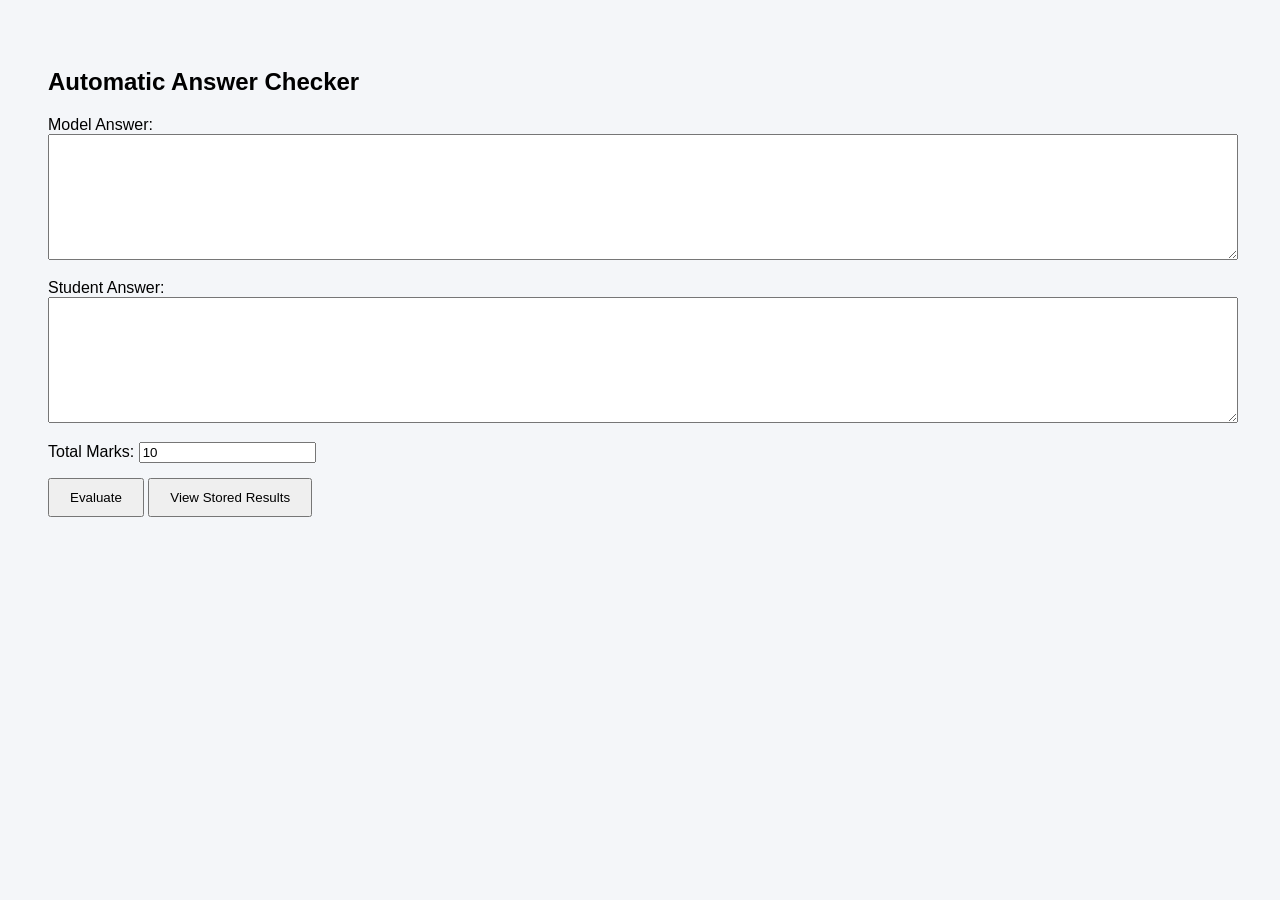
<file: backend/static/index.html>
<!DOCTYPE html>
<html>
<head>
    <title>Automatic Answer Checker</title>
    <style>
        body {
            font-family: Arial;
            padding: 40px;
            background-color: #f4f6f9;
        }

        textarea {
            width: 100%;
            height: 120px;
            margin-bottom: 15px;
        }

        input {
            margin-bottom: 15px;
        }

        button {
            padding: 10px 20px;
            cursor: pointer;
        }

        .result {
            margin-top: 20px;
            font-weight: bold;
        }

        table {
            margin-top: 30px;
            border-collapse: collapse;
            width: 100%;
        }

        th, td {
            border: 1px solid #ccc;
            padding: 8px;
        }

        th {
            background-color: #eee;
        }
    </style>
</head>
<body>

<h2>Automatic Answer Checker</h2>

<label>Model Answer:</label>
<textarea id="modelAnswer"></textarea>

<label>Student Answer:</label>
<textarea id="studentAnswer"></textarea>

<label>Total Marks:</label>
<input type="number" id="totalMarks" value="10"/>

<br>
<button onclick="evaluateAnswer()">Evaluate</button>
<button onclick="loadResults()">View Stored Results</button>

<div class="result" id="result"></div>

<table id="resultsTable" style="display:none;">
    <thead>
        <tr>
            <th>ID</th>
            <th>Similarity</th>
            <th>Marks</th>
            <th>Total Marks</th>
            <th>Timestamp</th>
        </tr>
    </thead>
    <tbody id="resultsBody"></tbody>
</table>

<script>
async function evaluateAnswer() {
    const modelAnswer = document.getElementById("modelAnswer").value;
    const studentAnswer = document.getElementById("studentAnswer").value;
    const totalMarks = parseFloat(document.getElementById("totalMarks").value);

    const response = await fetch("http://127.0.0.1:8000/evaluate", {
        method: "POST",
        headers: {
            "Content-Type": "application/json"
        },
        body: JSON.stringify({
            model_answer: modelAnswer,
            student_answer: studentAnswer,
            total_marks: totalMarks
        })
    });

    const data = await response.json();

    document.getElementById("result").innerHTML =
        "Similarity: " + data.similarity +
        "<br>Marks: " + data.marks + " / " + data.total_marks;
}

async function loadResults() {
    const response = await fetch("http://127.0.0.1:8000/results");
    const data = await response.json();

    const table = document.getElementById("resultsTable");
    const body = document.getElementById("resultsBody");

    body.innerHTML = "";

    data.forEach(result => {
        body.innerHTML += `
            <tr>
                <td>${result.id}</td>
                <td>${result.similarity.toFixed(4)}</td>
                <td>${result.marks}</td>
                <td>${result.total_marks}</td>
                <td>${result.timestamp}</td>
            </tr>
        `;
    });

    table.style.display = "table";
}
</script>

</body>
</html>
</file>
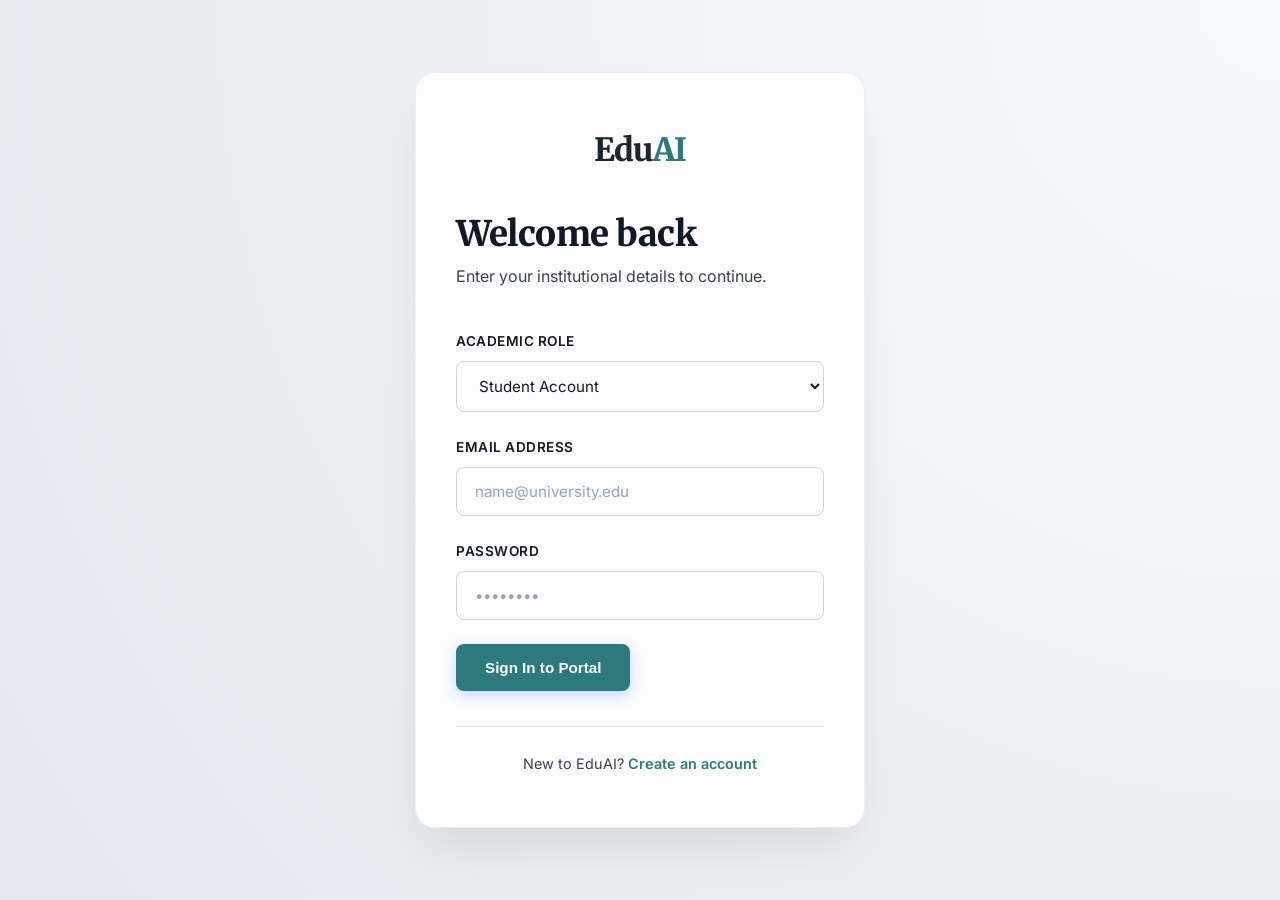
<file: static/login.html>
<!doctype html>
<html lang="en">
  <head>
    <meta charset="UTF-8" />
    <meta name="viewport" content="width=device-width, initial-scale=1.0" />
    <title>Institutional Login | EduAI</title>
    <link rel="stylesheet" href="/static/style.css" />
  </head>

  <body class="auth-wrapper">
    <div class="auth-card">
      <div class="auth-logo">Edu<span>AI</span></div>

      <h2 style="color: var(--text-header); font-size: 2.2rem; font-weight: 800; margin-bottom: 8px; font-family: 'Merriweather', serif; letter-spacing: -0.5px;">
        Welcome back
      </h2>

      <p style="margin-bottom: 40px; font-size: 1rem; color: var(--text-body);">
        Enter your institutional details to continue.
      </p>

      <div class="form-group">
        <label>Academic Role</label>
        <select id="role">
          <option value="student">Student Account</option>
          <option value="teacher">Faculty / Staff Account</option>
        </select>
      </div>

      <div class="form-group">
        <label>Email Address</label>
        <input
          type="email"
          id="email"
          placeholder="name@university.edu"
          required
        />
      </div>

      <div class="form-group">
        <label>Password</label>
        <input type="password" id="password" placeholder="••••••••" required />
      </div>

      <button class="primary-btn" onclick="handleLogin()">
        Sign In to Portal
      </button>

      <div class="auth-footer">
        <p style="font-size: 0.9rem">
          New to EduAI?
          <a href="register.html" class="auth-link">Create an account</a>
        </p>
      </div>
    </div>

    <script>
      async function handleLogin() {
        const email = document.getElementById("email").value.trim();
        const password = document.getElementById("password").value.trim();

        if (email === "" || password === "") {
          alert("Please enter email and password");
          return;
        }

        try {
          const response = await fetch("/auth/login", {
            method: "POST",
            headers: {
              "Content-Type": "application/json",
            },
            body: JSON.stringify({
              email: email,
              password: password,
            }),
          });

          const data = await response.json();

          if (data.status === "success") {
            localStorage.setItem("user", JSON.stringify(data.user));
            localStorage.setItem("access_token", data.access_token);

            if (data.user.role === "teacher") {
              window.location.href = "/static/teacher.html";
            } else {
              window.location.href = "/static/student.html";
            }
          } else {
            const errorMsg = data.detail || data.message || "Account not found.";
            alert("⚠️ Login Failed:\n" + errorMsg);
          }
        } catch (error) {
          alert("Server error. Please try again later.");
        }
      }
    </script>
  </body>
</html>
</file>
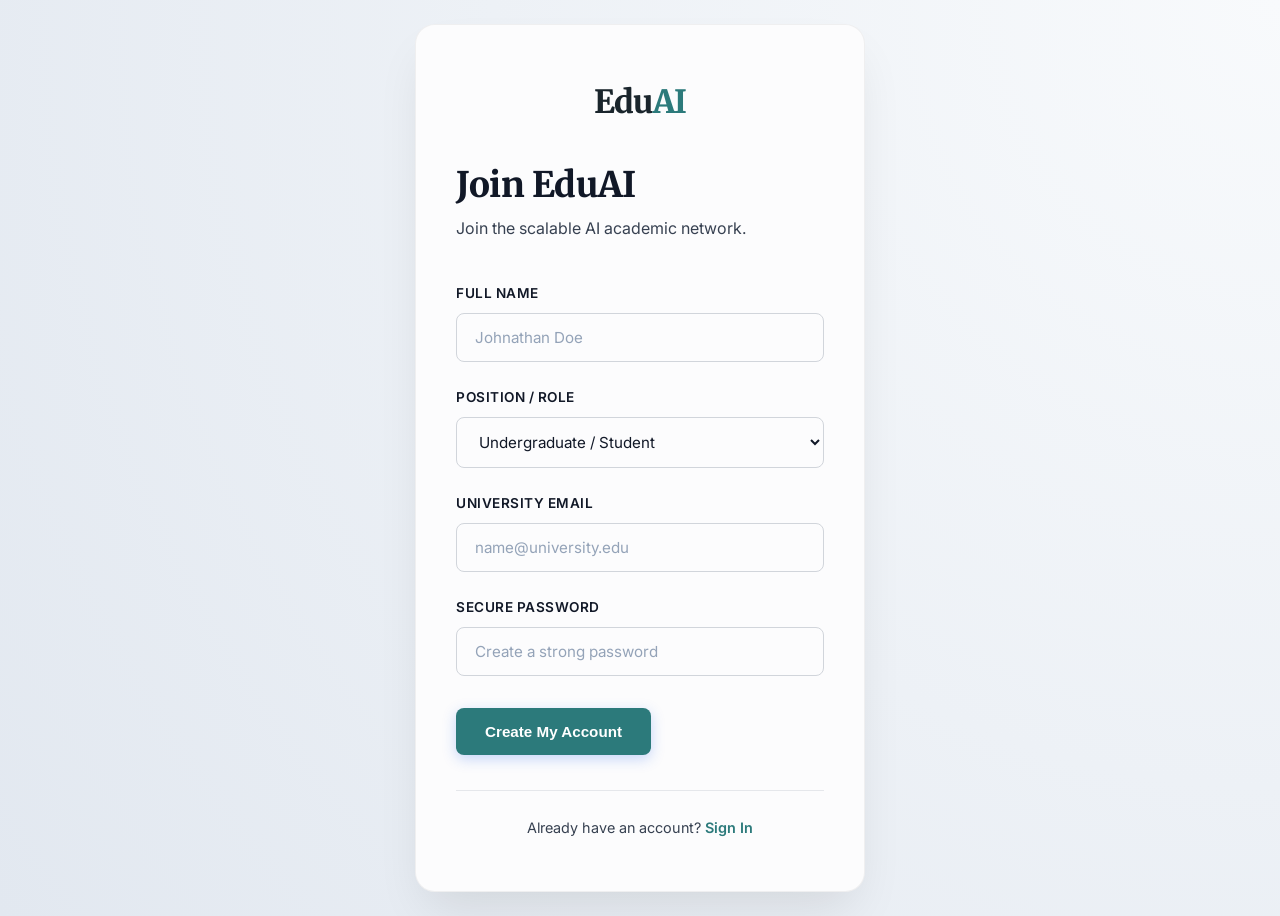
<file: static/register.html>
<!doctype html>
<html lang="en">
  <head>
    <meta charset="UTF-8" />
    <meta name="viewport" content="width=device-width, initial-scale=1.0" />
    <title>Create Account | EduAI</title>
    <link rel="stylesheet" href="/static/style.css" />
  </head>

  <body class="auth-wrapper">
    <div class="auth-card">
      <div class="auth-logo">Edu<span>AI</span></div>

      <h2 style="color: var(--text-header); font-size: 2.2rem; font-weight: 800; margin-bottom: 8px; font-family: 'Merriweather', serif; letter-spacing: -0.5px;">
        Join EduAI
      </h2>

      <p style="margin-bottom: 40px; font-size: 1rem; color: var(--text-body);">
        Join the scalable AI academic network.
      </p>

      <div class="form-group">
        <label>Full Name</label>
        <input type="text" id="name" placeholder="Johnathan Doe" />
      </div>

      <div class="form-group">
        <label>Position / Role</label>
        <select id="role">
          <option value="student">Undergraduate / Student</option>
          <option value="teacher">Teacher / Faculty Member</option>
        </select>
      </div>

      <div class="form-group">
        <label>University Email</label>
        <input type="email" id="email" placeholder="name@university.edu" />
      </div>

      <div class="form-group">
        <label>Secure Password</label>
        <input
          type="password"
          id="password"
          placeholder="Create a strong password"
        />
      </div>

      <button
        class="primary-btn"
        onclick="registerUser()"
        style="margin-top: 8px"
      >
        Create My Account
      </button>

      <div class="auth-footer">
        <p style="font-size: 0.9rem">
          Already have an account?
          <a href="login.html" class="auth-link">Sign In</a>
        </p>
      </div>
    </div>

    <script>
      async function registerUser() {
        const name = document.getElementById("name").value.trim();
        const role = document.getElementById("role").value;
        const email = document.getElementById("email").value.trim();
        const password = document.getElementById("password").value.trim();

        if (name === "" || email === "" || password === "") {
          alert("Please fill all fields");
          return;
        }

        try {
          const response = await fetch("/auth/register", {
            method: "POST",
            headers: {
              "Content-Type": "application/json",
            },
            body: JSON.stringify({
              name: name,
              email: email,
              password: password,
              role: role,
            }),
          });

          const data = await response.json();

          if (data.status === "success") {
            alert("Account created successfully!\nYou can now login.");

            window.location.href = "login.html";
          } else {
            alert("User already registered.\nPlease login.");
          }
        } catch (error) {
          alert("Server error. Please try again later.");
        }
      }
    </script>
  </body>
</html>
</file>
<file: static/style.css>
@import url('https://fonts.googleapis.com/css2?family=Merriweather:ital,wght@0,300;0,400;0,700;0,900;1,400&family=Inter:wght@400;500;600;700&display=swap');

:root {
    /* Academic "Deep Slate & Teal" Palette - Modern Research */
    --primary: #1a252c;
    /* Deep Slate */
    --primary-light: #2c3e50;
    --accent: #2c7a7b;
    /* Muted Teal */
    --accent-glow: #319795;
    --accent-hover: #234e52;

    --bg-main: #f4f6f8;
    /* Cool soft grey body background */
    --bg-card: #fcfcfd;
    /* Very light cool grey for cards */
    --bg-card-hover: #f1f5f9;

    --text-header: #111827;
    /* High contrast near-black */
    --text-body: #374151;
    /* Serious slate text for readability */
    --text-muted: #6b7280;

    --border: #e5e7eb;
    /* Soft grey border */
    --border-strong: #d1d5db;

    --success: #10b981;
    --danger: #ef4444;

    /* Layout Constants */
    --radius-xl: 20px;
    --radius-lg: 12px;
    --radius-md: 8px;

    /* Clean, elevated shadows for light mode */
    --shadow-soft: 0 4px 6px -1px rgba(0, 0, 0, 0.05), 0 2px 4px -2px rgba(0, 0, 0, 0.025);
    --shadow-hover: 0 20px 25px -5px rgba(37, 99, 235, 0.1), 0 8px 10px -6px rgba(0, 0, 0, 0.04);

    /* Subtle Border */
    --glass-border: 1px solid rgba(0, 0, 0, 0.05);
}

* {
    box-sizing: border-box;
    margin: 0;
    padding: 0;
}

body {
    font-family: 'Inter', sans-serif;
    background-color: var(--bg-main);
    color: var(--text-body);
    line-height: 1.7;
    -webkit-font-smoothing: antialiased;
    -moz-osx-font-smoothing: grayscale;
    overflow-x: hidden;
    /* Subtle academic grid pattern in background */
    background-image:
        linear-gradient(to right, rgba(0, 0, 0, 0.02) 1px, transparent 1px),
        linear-gradient(to bottom, rgba(0, 0, 0, 0.02) 1px, transparent 1px);
    background-size: 40px 40px;
}

h1,
h2,
h3,
h4,
h5,
h6 {
    font-family: 'Merriweather', serif;
    color: var(--text-header);
    font-weight: 700;
    line-height: 1.2;
}

/* --- SCROLL ANIMATIONS --- */
.animate-up {
    opacity: 0;
    transform: translateY(30px);
    transition: opacity 0.8s cubic-bezier(0.16, 1, 0.3, 1), transform 0.8s cubic-bezier(0.16, 1, 0.3, 1);
    will-change: opacity, transform;
}

.animate-up.is-visible {
    opacity: 1;
    transform: translateY(0);
}

.delay-100 {
    transition-delay: 100ms;
}

.delay-200 {
    transition-delay: 200ms;
}

/* --- AUTH LAYOUT --- */
.auth-wrapper {
    display: flex;
    align-items: center;
    justify-content: center;
    min-height: 100vh;
    padding: 24px;
    position: relative;
    background: radial-gradient(circle at top right, #f8fafc, #e2e8f0);
}

.auth-card {
    background: var(--bg-card);
    width: 100%;
    max-width: 450px;
    padding: 50px 40px;
    border-radius: var(--radius-xl);
    box-shadow: 0 25px 50px -12px rgba(0, 0, 0, 0.1);
    border: var(--glass-border);
    backdrop-filter: blur(20px);
    position: relative;
    z-index: 10;
}

.auth-logo {
    color: var(--primary);
    font-family: 'Merriweather', serif;
    font-weight: 800;
    font-size: 2rem;
    margin-bottom: 35px;
    text-align: center;
    letter-spacing: -1px;
}

.auth-logo span {
    color: var(--accent);
}

/* --- FORM ELEMENTS --- */
.form-group {
    margin-bottom: 24px;
}

.form-group label {
    display: block;
    font-size: 0.85rem;
    font-weight: 600;
    color: var(--text-header);
    margin-bottom: 8px;
    text-transform: uppercase;
    letter-spacing: 0.5px;
}

input,
select,
textarea {
    width: 100%;
    padding: 14px 18px;
    border: 1px solid var(--border-strong);
    border-radius: var(--radius-md);
    font-family: inherit;
    font-size: 0.95rem;
    background: var(--bg-card);
    color: var(--text-header);
    transition: all 0.3s ease;
}

input:focus,
select:focus,
textarea:focus {
    outline: none;
    border-color: var(--accent);
    box-shadow: 0 0 0 3px rgba(37, 99, 235, 0.15);
}

input::placeholder,
textarea::placeholder {
    color: #94a3b8;
}

/* --- BUTTONS --- */
.primary-btn {
    background: var(--accent);
    color: white;
    padding: 14px 28px;
    border: 1px solid transparent;
    border-radius: var(--radius-md);
    font-weight: 600;
    font-size: 0.95rem;
    cursor: pointer;
    transition: all 0.3s ease;
    display: inline-block;
    text-align: center;
    text-decoration: none;
    box-shadow: 0 4px 14px rgba(37, 99, 235, 0.25);
}

.primary-btn:hover {
    background: var(--accent-hover);
    transform: translateY(-2px);
    box-shadow: 0 6px 20px rgba(37, 99, 235, 0.35);
}

.primary-btn.full-width {
    width: 100%;
}

.secondary-btn {
    background: var(--bg-card);
    color: var(--text-header);
    border: 1px solid var(--border-strong);
    padding: 14px 28px;
    border-radius: var(--radius-md);
    font-weight: 600;
    font-size: 0.95rem;
    cursor: pointer;
    transition: all 0.2s;
    text-decoration: none;
    display: inline-block;
    box-shadow: 0 2px 4px rgba(0, 0, 0, 0.02);
}

.secondary-btn:hover {
    background: #f8fafc;
}

.auth-footer {
    margin-top: 35px;
    text-align: center;
    border-top: 1px solid var(--border);
    padding-top: 25px;
    font-size: 0.9rem;
}

.auth-link {
    color: var(--accent);
    font-weight: 600;
    text-decoration: none;
    transition: color 0.2s;
}

.auth-link:hover {
    color: var(--accent-hover);
    text-decoration: underline;
}

/* --- NAVIGATION --- */
.navbar {
    background: rgba(252, 252, 253, 0.9);
    backdrop-filter: blur(16px);
    -webkit-backdrop-filter: blur(16px);
    height: 80px;
    padding: 0 5%;
    display: flex;
    align-items: center;
    justify-content: space-between;
    position: sticky;
    top: 0;
    z-index: 1000;
    border-bottom: 1px solid rgba(0, 0, 0, 0.05);
}

.navbar .logo {
    font-family: 'Merriweather', serif;
    font-weight: 800;
    font-size: 1.6rem;
    letter-spacing: -0.5px;
    color: var(--primary);
    text-decoration: none;
}

.navbar .logo span {
    color: var(--accent);
}

.nav-links {
    display: flex;
    gap: 2.5rem;
    align-items: center;
}

.nav-links a:not(.primary-btn) {
    text-decoration: none;
    color: var(--text-body);
    font-weight: 500;
    font-size: 0.95rem;
    transition: color 0.2s;
}

.nav-links a:not(.primary-btn):hover {
    color: var(--primary);
}

/* --- CONTAINERS & SECTIONS --- */
.container {
    max-width: 1200px;
    margin: 60px auto;
    padding: 0 24px;
}

.section {
    background: var(--bg-card);
    border: var(--glass-border);
    border-radius: var(--radius-xl);
    padding: 40px;
    margin-bottom: 32px;
    box-shadow: var(--shadow-soft);
}

.section h3 {
    font-size: 1.5rem;
    color: var(--text-header);
    margin-bottom: 24px;
    padding-bottom: 15px;
    border-bottom: 1px solid var(--border);
}

/* --- MODALS GLASSMORPHISM --- */
.modal {
    display: none;
    position: fixed;
    inset: 0;
    background: rgba(15, 23, 42, 0.4);
    backdrop-filter: blur(8px);
    -webkit-backdrop-filter: blur(8px);
    z-index: 2000;
    align-items: center;
    justify-content: center;
}

.modal.show {
    display: flex;
    animation: fadeIn 0.3s ease;
}

@keyframes fadeIn {
    from {
        opacity: 0;
    }

    to {
        opacity: 1;
    }
}

.modal-content {
    background: var(--bg-card);
    padding: 45px;
    border-radius: var(--radius-xl);
    width: 90%;
    max-width: 550px;
    box-shadow: 0 25px 50px rgba(0, 0, 0, 0.15);
    border: 1px solid rgba(0, 0, 0, 0.05);
    animation: scaleIn 0.3s cubic-bezier(0.16, 1, 0.3, 1) forwards;
}

@keyframes scaleIn {
    from {
        transform: scale(0.95);
        opacity: 0;
    }

    to {
        transform: scale(1);
        opacity: 1;
    }
}

/* --- GRIDS --- */
.grid-2 {
    display: grid;
    grid-template-columns: 1fr 1fr;
    gap: 24px;
}

@media (max-width: 1024px) {
    .container { padding: 0 40px; }
}

@media (max-width: 768px) {
    .navbar { padding: 15px 5%; height: auto; min-height: 70px; flex-direction: column; }
    .nav-links { margin-top: 15px; gap: 1.5rem; flex-wrap: wrap; justify-content: center; }
    .auth-card { padding: 30px 20px; width: 95%; }
    .grid-2 { grid-template-columns: 1fr; }
    .container { padding: 0 15px; margin: 30px auto; }
    .section { padding: 20px; }
    .portal-grid { grid-template-columns: repeat(auto-fit, minmax(280px, 1fr)) !important; }
    .hero h1 { font-size: 2.2rem; }
    .feature-grid, .workflow-grid { grid-template-columns: 1fr !important; }
    .modal-content { width: 95%; padding: 30px 20px; }
}

@media (max-width: 480px) {
    .hero h1 { font-size: 1.8rem; }
    .hero-mockup { display: none !important; }
}

.registry-container, .table-responsive { width: 100%; overflow-x: auto; -webkit-overflow-scrolling: touch; }
</file>
